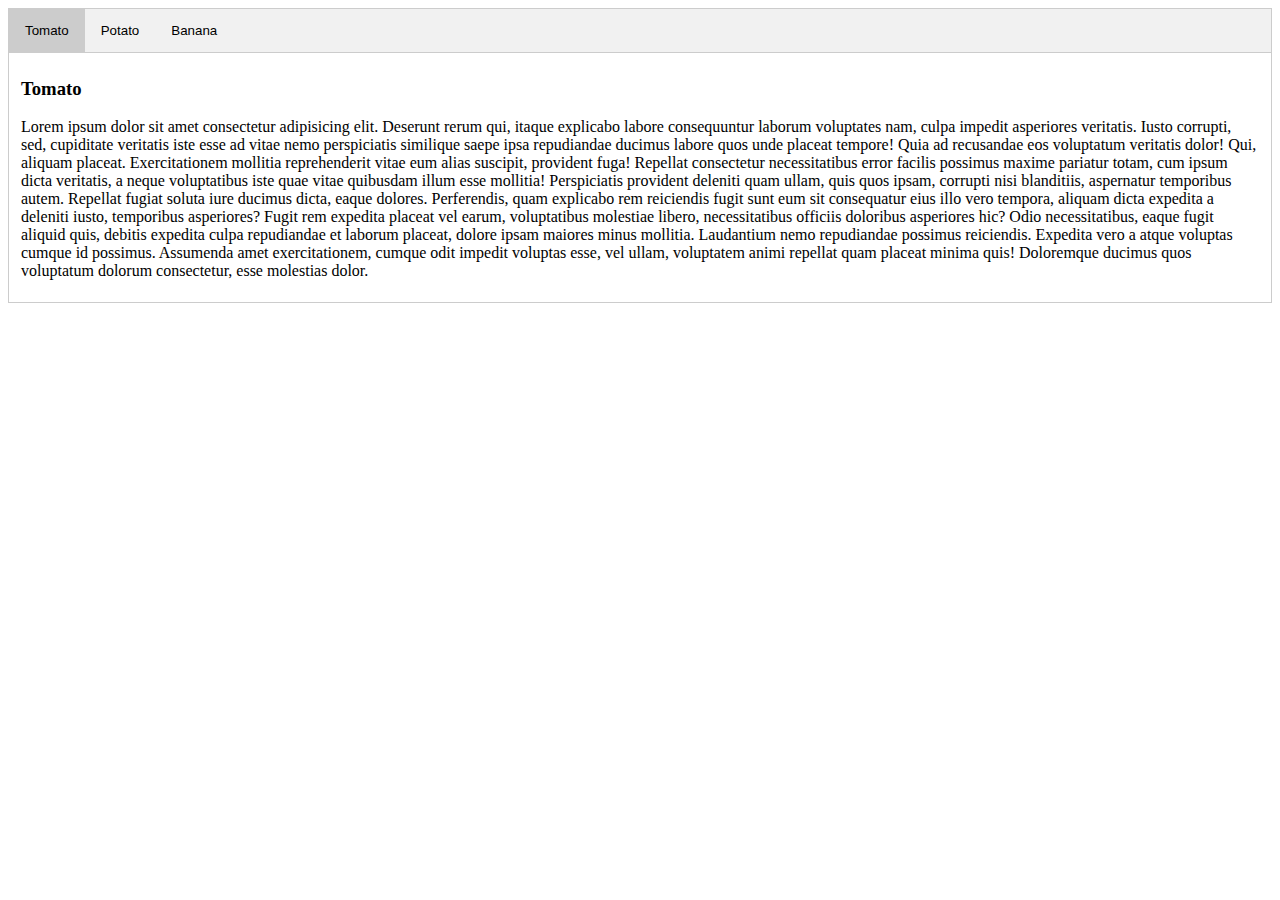
<file: 14.js/index.html>
<!DOCTYPE html>
<html lang="en">
<head>
    <meta charset="UTF-8">
    <meta http-equiv="X-UA-Compatible" content="IE=edge">
    <meta name="viewport" content="width=device-width, initial-scale=1.0">
    <title>Document</title>
    <link rel="stylesheet" href="./style.css">
    <script src="./14.1.js" defer></script>
</head>
<body cz-shortcut-listen="true">
    <nav class="tabs">
        <button id="first" class="active">Tomato</button>
        <button id="second" class>Potato</button>
        <button id ="third" class>Banana</button>
    </nav>
    <div id="first-content" class="tabcontent active">
        <h3>Tomato</h3>
        <p>Lorem ipsum dolor sit amet consectetur adipisicing elit. Deserunt rerum qui, itaque explicabo labore consequuntur laborum voluptates nam, culpa impedit asperiores veritatis. Iusto corrupti, sed, cupiditate veritatis iste esse ad vitae nemo perspiciatis similique saepe ipsa repudiandae ducimus labore quos unde placeat tempore! Quia ad recusandae eos voluptatum veritatis dolor! Qui, aliquam placeat. Exercitationem mollitia reprehenderit vitae eum alias suscipit, provident fuga! Repellat consectetur necessitatibus error facilis possimus maxime pariatur totam, cum ipsum dicta veritatis, a neque voluptatibus iste quae vitae quibusdam illum esse mollitia! Perspiciatis provident deleniti quam ullam, quis quos ipsam, corrupti nisi blanditiis, aspernatur temporibus autem. Repellat fugiat soluta iure ducimus dicta, eaque dolores. Perferendis, quam explicabo rem reiciendis fugit sunt eum sit consequatur eius illo vero tempora, aliquam dicta expedita a deleniti iusto, temporibus asperiores? Fugit rem expedita placeat vel earum, voluptatibus molestiae libero, necessitatibus officiis doloribus asperiores hic? Odio necessitatibus, eaque fugit aliquid quis, debitis expedita culpa repudiandae et laborum placeat, dolore ipsam maiores minus mollitia. Laudantium nemo repudiandae possimus reiciendis. Expedita vero a atque voluptas cumque id possimus. Assumenda amet exercitationem, cumque odit impedit voluptas esse, vel ullam, voluptatem animi repellat quam placeat minima quis! Doloremque ducimus quos voluptatum dolorum consectetur, esse molestias dolor.</p>
    </div>
    <div id="second-content" class="tabcontent">
        <h3>Potato</h3>
        <p>Lorem ipsum dolor sit amet consectetur adipisicing elit. Dolorum, porro natus quaerat deserunt excepturi incidunt eligendi atque dolores? Minima beatae est fugiat suscipit dolorum labore quibusdam, ullam expedita deserunt non numquam accusantium, dicta explicabo repudiandae asperiores aliquid unde quis! Doloribus placeat eligendi animi asperiores vel! Ad necessitatibus quo magnam sequi laborum voluptatem doloribus cum labore alias consectetur, non accusamus reprehenderit, quisquam eligendi tenetur vitae distinctio minus temporibus minima optio! Dolores nesciunt harum iure, laboriosam asperiores optio eum voluptate commodi modi sapiente eveniet minus, quos repellendus nostrum, ipsum labore consequatur! Unde omnis perferendis, tempora nobis veniam deleniti odit doloribus vero sequi?</p>
    </div>
    <div id="third-content" class="tabcontent">
        <h3>Banana</h3>
        <p>Lorem ipsum dolor sit amet consectetur adipisicing elit. Perferendis, ea deserunt, veniam ducimus ratione at quod, amet repellat sint nulla a nobis. Atque, fuga fugiat, et illo nulla, dolor dolorem reiciendis omnis earum placeat reprehenderit! Asperiores nostrum omnis unde temporibus tenetur fugiat sequi sunt sit rem voluptatem officiis fuga harum, aliquam blanditiis culpa. Rem natus, quasi atque, provident odit ullam id nemo earum commodi dolorem cum officia nostrum inventore sunt.</p>
    </div>
</body>
</html>
</file>
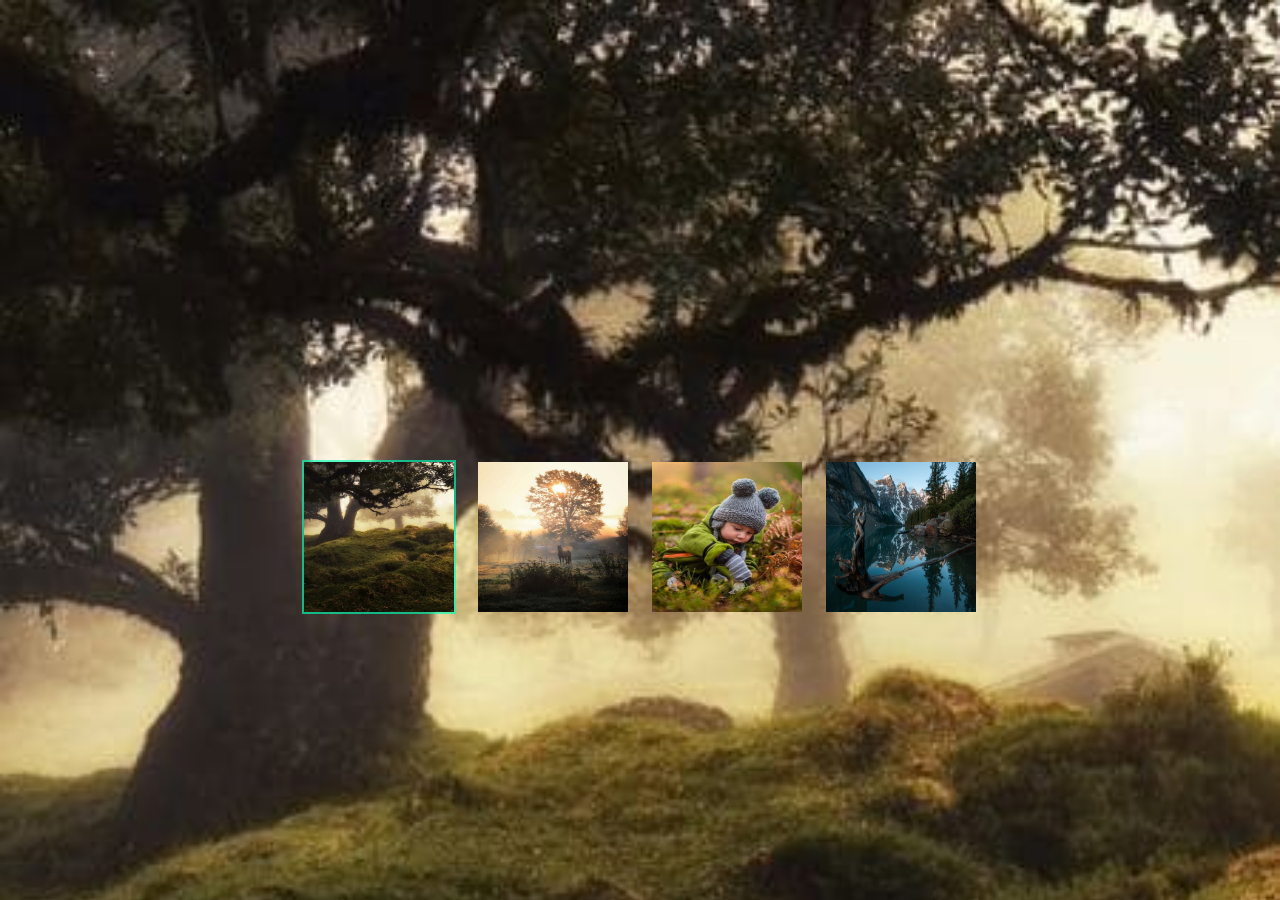
<file: 10.js/10index.html>
<!DOCTYPE html>
<html lang="en">
<head>
    <meta charset="UTF-8">
    <meta http-equiv="X-UA-Compatible" content="IE=edge">
    <meta name="viewport" content="width=device-width, initial-scale=1.0">
    <title>Gallery</title>
    <link rel="stylesheet" href="./10.css">
   
</head>
<body>
    <div class="gallery">
        <img src="./image/img1.jpg">
        <img src="./image/img2.jpg">
        <img src="./image/img3.jpg">
        <img src="./image/img4.jpg">
      </div>

      <script>
        const images = document.querySelectorAll('.gallery img')
        let activeIndex = 0
  
        function setBackground(image) {
          document.body.style.backgroundImage = `url(${image.src})`
          images.forEach((img, index) => {
            if (img === image) {
              img.classList.add('active')
              activeIndex = index
            } else {
              img.classList.remove('active')
            }
          })
          localStorage.setItem('activeIndex', activeIndex)
        }
  
        images.forEach((img, index) => {
          img.addEventListener('click', () => setBackground(img))
        })
  
        const activeIndexStr = localStorage.getItem('activeIndex')
        if (activeIndexStr !== null) {
          const savedIndex = parseInt(activeIndexStr)
          if (!isNaN(savedIndex) && savedIndex >= 0 && savedIndex < images.length) {
            setBackground(images[savedIndex])
          }
        } else {
          setBackground(images[0])
        }
      </script>

      
      
</body>
</html>
</file>
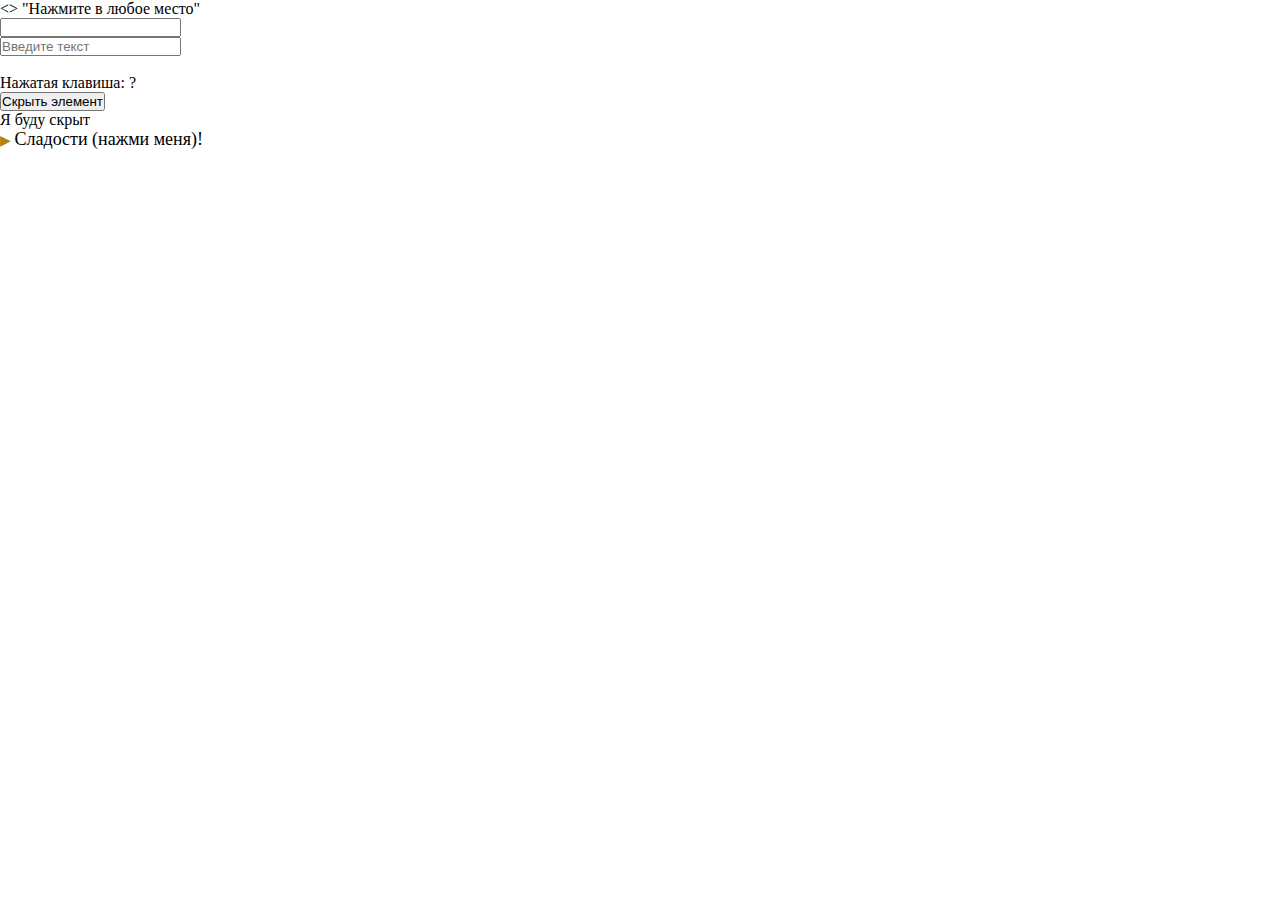
<file: 8.js/8index.html>
<!DOCTYPE html>
<html lang="en">
<head>
    <meta charset="UTF-8">
    <meta http-equiv="X-UA-Compatible" content="IE=edge">
    <meta name="viewport" content="width=device-width, initial-scale=1.0">
    <title>Document</title>
    <link rel="stylesheet" href="./8.css">
</head>
<body>
    <>
        "Нажмите в любое место"
        <div id="show" style="left: 509px; top: 363px;"></div>



        <input class="input" type="text">
        <p></p>



        <input onkeypress="go(event);" placeholder="Введите текст">
        <br><br>
        <div>Нажатая клавиша: <span id="show">?</span></div>

        
        
        <div id = "elem"></div>



        <button id="hide-btn">Скрыть элемент</button>
        <div id="element">Я буду скрыт</div>


        <div class="menu">
            <div class="title">Сладости (нажми меня)!</div>
            <ul>
                <li>Пирожное</li>
                <li>Пончик</li>
                <li>Мёд</li>
            </ul>
        </div>
    
        <script src="./8.js"></script>
    </body>
    
</body>
</html>
</file>
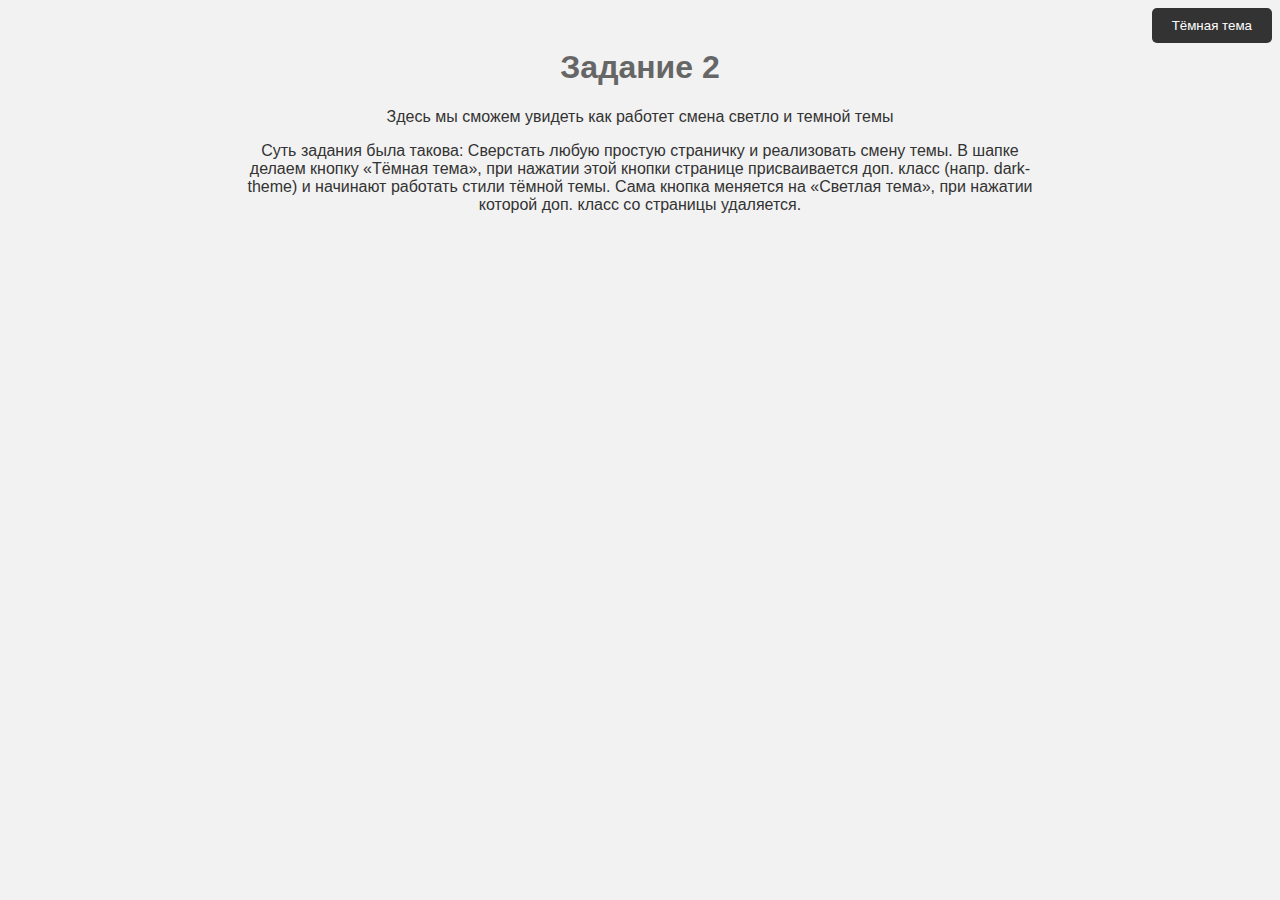
<file: 14.js/14.2/14.2index.html>
<!DOCTYPE html>
<html lang="en">
<head>
    <meta charset="UTF-8">
    <meta http-equiv="X-UA-Compatible" content="IE=edge">
    <meta name="viewport" content="width=device-width, initial-scale=1.0">
    <title>Document</title>
    <link rel="stylesheet" href="./14.2style.css">
    <script src="./14.2.js" defer></script>
</head>
<body>
    <header>
		<button id="theme-toggle">Тёмная тема</button>
	</header>
	<main>
		<div class="container">
			<h1>Задание 2</h1>
			<p>Здесь мы сможем увидеть как работет смена светло и темной темы</p>
			<p>Суть задания была такова: Сверстать любую простую страничку и реализовать смену темы. В шапке делаем кнопку «Тёмная тема», при нажатии этой кнопки странице присваивается доп. класс (напр. dark-theme) и начинают работать стили тёмной темы. Сама кнопка меняется на «Светлая тема», при нажатии которой доп. класс со страницы удаляется.</p>
		</div>
	</main>
      
    
</body>
</html>
</file>
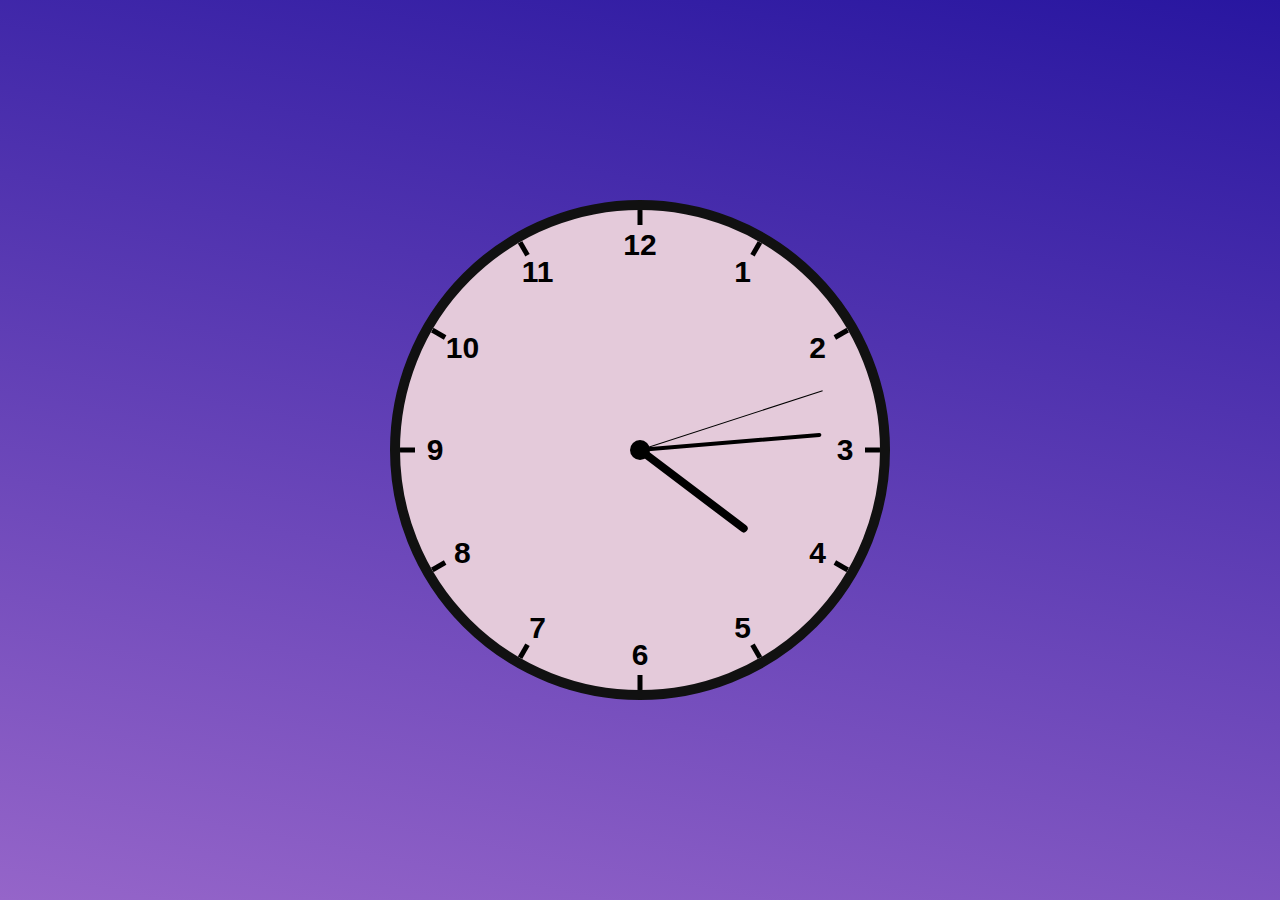
<file: 14.js/14.3.2/14.3.2.html>
<!DOCTYPE html>
<html lang="en">
<head>
    <meta charset="UTF-8">
    <meta http-equiv="X-UA-Compatible" content="IE=edge">
    <meta name="viewport" content="width=device-width, initial-scale=1.0">
    <title>Document</title>
    <link rel="stylesheet" href="./14.3.2.css">
    <script src="./14.3.2.js" defer></script>
</head>
<body>
    <div class="clock">
		<div class="num num1">
			<div>1</div>
		</div>
		<div class="num num2">
			<div>2</div>
		</div>
		<div class="num num3">
			<div>3</div>
		</div>
		<div class="num num4">
			<div>4</div>
		</div>
		<div class="num num5">
			<div>5</div>
		</div>
		<div class="num num6">
			<div>6</div>
		</div>
		<div class="num num7">
			<div>7</div>
		</div>
		<div class="num num8">
			<div>8</div>
		</div>
		<div class="num num9">
			<div>9</div>
		</div>
		<div class="num num10">
			<div>10</div>
		</div>
		<div class="num num11">
			<div>11</div>
		</div>
		<div class="num num12">
			<div>12</div>
		</div>

		<div class="hand" id="sec">
			<div class="sec"></div>
		</div>
		<div class="hand" id="min">
			<div class="min"></div>
		</div>
		<div class="hand" id="hour">
			<div class="hour"></div>
		</div>
	</div>
</body>
</html>
</file>
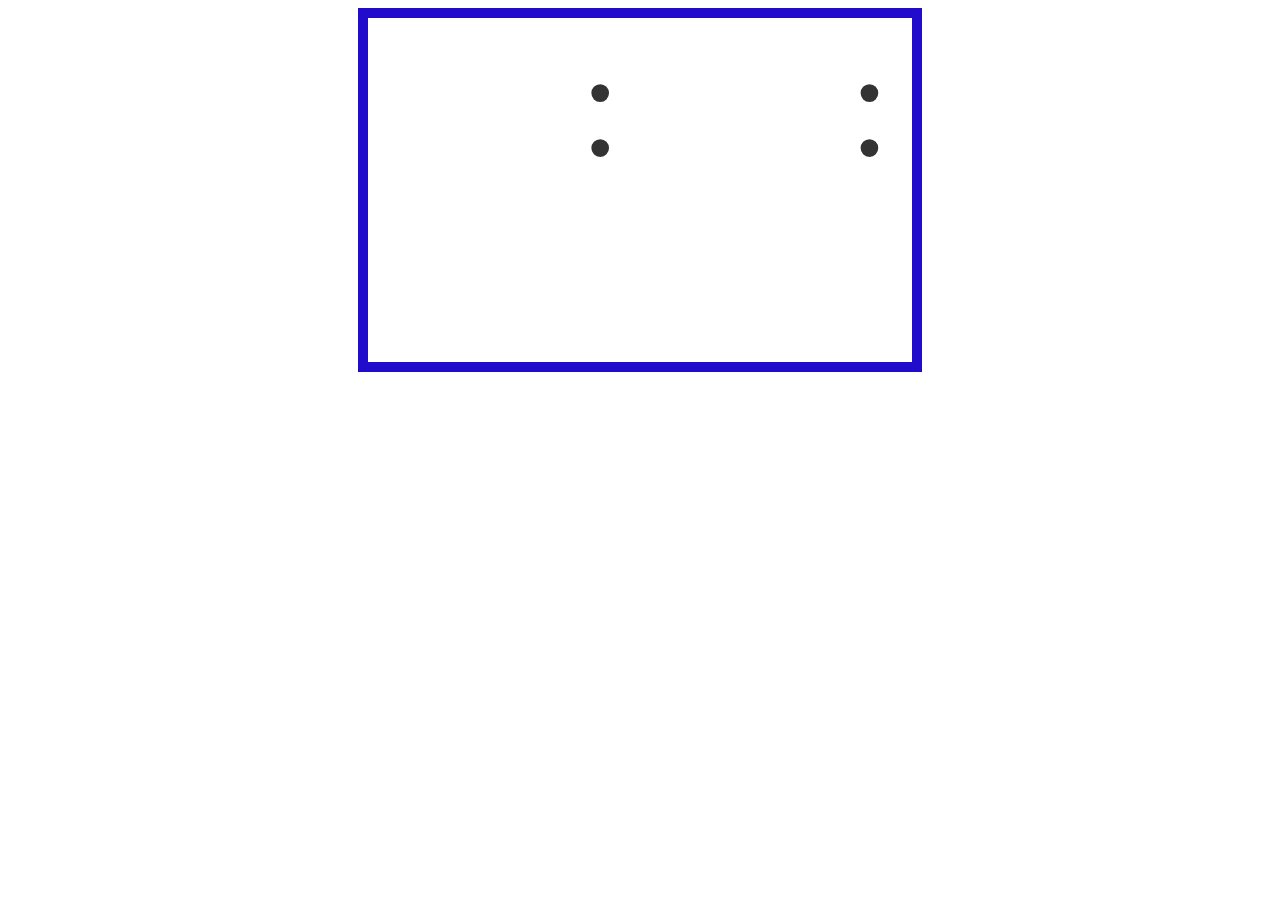
<file: 14.js/14.3/14.3.html>
<!DOCTYPE html>
<html lang="en">
<head>
    <meta charset="UTF-8">
    <meta http-equiv="X-UA-Compatible" content="IE=edge">
    <meta name="viewport" content="width=device-width, initial-scale=1.0">
    <title>Document</title>
    <link rel="stylesheet" href="./14.3.css">
    <script src="./14.3.js" defer></script>
</head>
<body>
    <div class="clock">
        <span class="hour"></span>:
        <span class="minute"></span>:
        <span class="second"></span>
      </div>
    
</body>
</html>
</file>
<file: 14.js/style.css>
.tabs{
    overflow: hidden;
    border: 1px solid #ccc;
    background-color: #f1f1f1;
    display: flex;
}

.tabs button{
    background-color: inherit;
    border: none;
    outline: none;
    cursor: pointer;
    padding: 14px 16px;
    transition: 0.3s;
}

.tabs button:hover{
    background-color: #ddd;

}

.tabs button.active{
    background-color: #ccc;
}

.tabcontent{
    display: none;
    padding: 6px 12px;
    border: 1px solid #ccc;
    border-top: none;
}

.tabcontent.active{
    display: block;
}
</file>
<file: 10.js/10.css>
body {
    margin: 0;
    padding: 0;
    background-repeat: no-repeat;
    background-size: cover;
    transition: background-image 0.5s ease-in-out;
  }

  .gallery {
    display: flex;
    flex-wrap: wrap;
    justify-content: center;
    padding-top: 50vh;
  }

  .gallery img {
    width: 150px;
    height: 150px;
    margin: 10px;
    border: 2px solid transparent;
    cursor: pointer;
    transition: border-color 0.2s ease-in-out;
  }

  .gallery img.active {
    border-color: rgba(0, 255, 183, 0.655)
  }
</file>
<file: 8.js/8.css>
* {
    margin: 0;
    padding: 0;
    box-sizing: border-box;
};

#show {
    width: 100px;
    height: 100px;
    border: 1px solid red;
    position: absolute;
    top: 30px;
    left: 0px;
}

body {
    height: 400px;
    margin: 0px;
}

#element {
    display: block;
  }
  .hidden {
    display: none;
  }

.menu ul {
    margin: 0;
    list-style: none;
    padding-left: 30px;
    display: none;
}

.menu .title {
    font-size: 18px;
    cursor: pointer;
}

.menu .title::before {
    content: '▶ ';
    font-size: 14px;
    color: rgb(177, 131, 5);
}

.menu.open .title::before {
    content: '▼ ';
}

.menu.open ul {
    display: block;
}
</file>
<file: 14.js/14.2/14.2style.css>
body {
    background-color: #f2f2f2;
    color: #333;
    font-family: Arial, sans-serif;
  }
  
  h1 {
    color: #666;
    text-align: center;
  }

  p {
    text-align: center;
  }
  
  .container {
    max-width: 800px;
    margin: 0 auto;
    padding: 20px;
  }
  
  button {
    background-color: #333;
    color: #fff;
    border: none;
    padding: 10px 20px;
    border-radius: 5px;
    cursor: pointer;
    float: right;
  }
  
  /*тёмная тема */

  .dark-theme {
    background-color: #333;
    color: #fff;
  }
  
  .dark-theme h1 {
    color: #ccc;
  }
  
  .dark-theme button {
    background-color: #fff;
    color: #333;
  }
</file>
<file: 14.js/14.3.2/14.3.2.css>
*{
	padding: 0;
	margin: 0;
	box-sizing: border-box;
	font-family: 'Tahoma', sans-serif;
}

body{
	width: 100vw;
	height: 100vh;
	overflow: hidden;
	background: linear-gradient(11deg, #9565c9, #2816a0);
}

.clock{
	position: relative;
	width: 500px;
	height: 500px;
	overflow: hidden;
	border-radius: 250px;
	border: 10px solid #111;
	background-color: #e4cada;
    top: 50%;
    left: 50%;
    transform: translate(-50%, -50%);
}

.clock:after{
	content: '';
	position: absolute;
	width: 100%;
	height: 100%;
	top: 0;
	left: 0;
}

.clock:before{
	content: '';
	position: absolute;
	top: 50%;
	left: 50%;
	transform: translate(-50%, -50%);
	width: 20px;
	height: 20px;
	background-color: black;
	border-radius: 50%;
}

.num{
	position: absolute;
	width: 100%;
	height: 100%;
	top: 0;
	left: 0;
	text-align: center;
	font-size: 30px;
	font-weight: 700;
	padding: 18px;
}

.num:after{
	content: '';
	position: absolute;
	top: 0;
	left: 50%;
	transform: translateX(-50%);
	width: 5px;
	height: 15px;
	background-color: black;
}

.num1{
	transform: rotate(30deg);
}
.num1 div{
	transform: rotate(-30deg);
}

.num2{
	transform: rotate(60deg);
}
.num2 div{
	transform: rotate(-60deg);
}

.num3{
	transform: rotate(90deg);
}
.num3 div{
	transform: rotate(-90deg);
}

.num4{
	transform: rotate(120deg);
}
.num4 div{
	transform: rotate(-120deg);
}

.num5{
	transform: rotate(150deg);
}
.num5 div{
	transform: rotate(-150deg);
}

.num6{
	transform: rotate(180deg);
}
.num6 div{
	transform: rotate(-180deg);
}

.num7{
	transform: rotate(210deg);
}
.num7 div{
	transform: rotate(-210deg);
}

.num8{
	transform: rotate(240deg);
}
.num8 div{
	transform: rotate(-240deg);
}

.num9{
	transform: rotate(270deg);
}
.num9 div{
	transform: rotate(-270deg);
}

.num10{
	transform: rotate(300deg);
}
.num10 div{
	transform: rotate(-300deg);
}

.num11{
	transform: rotate(330deg);
}
.num11 div{
	transform: rotate(-330deg);
}

.hand{
	position: absolute;
	top: 0;
	left: 0;
	width: 100%;
	height: 100%;
}

.hand div{
	position: absolute;
	bottom: 50%;
	left: 50%;
	transform: translateX(-50%);
	background-color: #000;
}

.sec{
	width: 1px;
	height: 40%;
}

.min{
	height: 38%;
	width: 4px;
	border-radius: 2px;
}

.hour{
	height: 28%;
	width: 8px;
	border-radius: 4px;
}
</file>
<file: 14.js/14.3/14.3.css>
.clock {
    font-size: 150px;
    text-align: center;
    color: #333;
    border: 10px solid #220ccc;
    margin-left: 350px;
    margin-right: 350px;
  }
  
  .clock span {
    display: inline-block;
    width: 190px;
  }
  
  .clock .hour {
    color: rgba(255, 0, 0, 0.895);
  }
  
  .clock .minute {
    color: rgb(143, 8, 158);
  }
  
  .clock .second {
    color: rgba(0, 0, 255, 0.905);
  }
</file>
